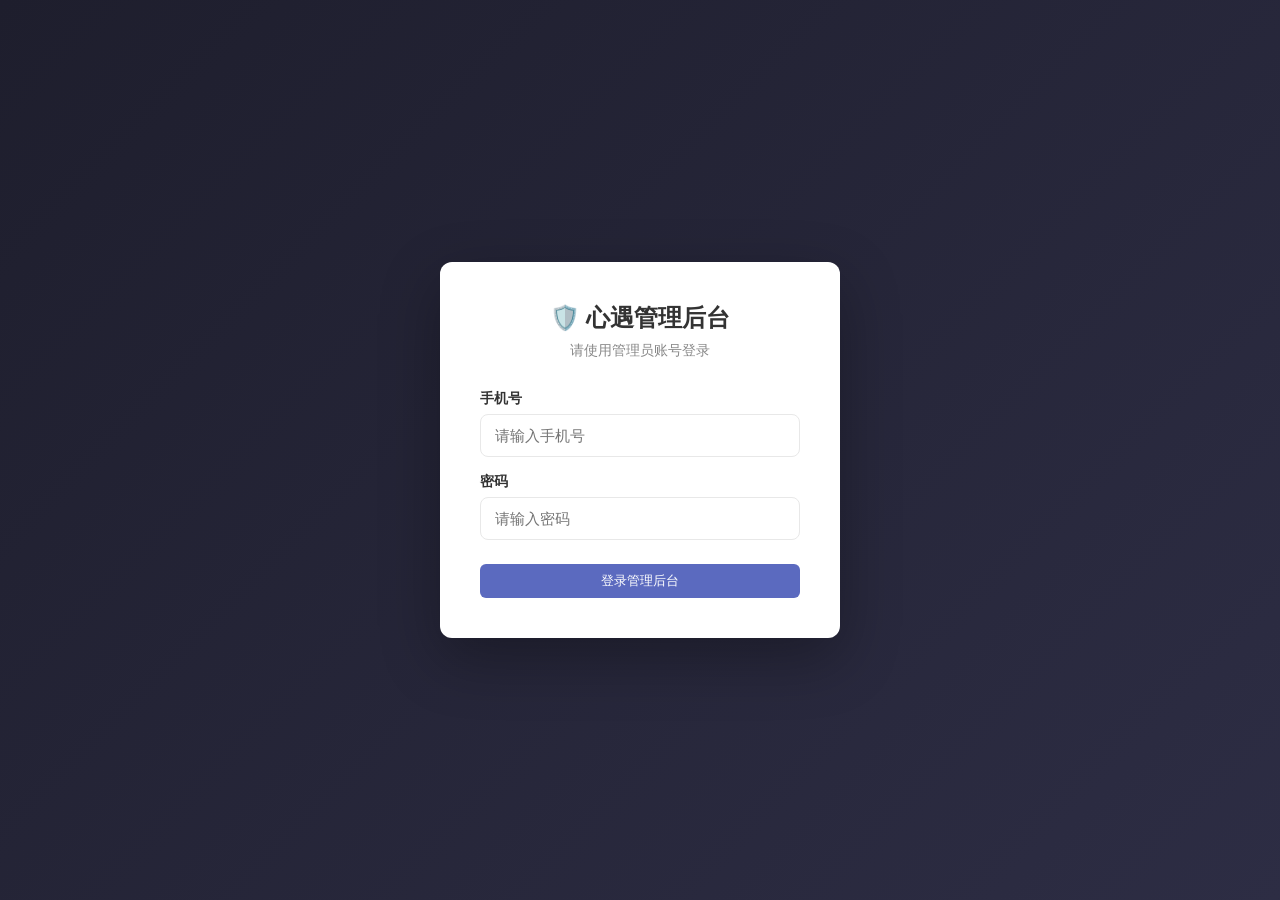
<file: frontend/admin.html>
<!DOCTYPE html>
<html lang="zh-CN">

<head>
  <meta charset="UTF-8" />
  <meta name="viewport" content="width=device-width, initial-scale=1.0" />
  <title>心遇 - 管理后台</title>
  <link rel="stylesheet" href="admin.css?v=20260630" />
</head>

<body>
  <div id="adminApp">

    <!-- ====== 登录页 ====== -->
    <div id="loginPage" class="admin-login-page">
      <div class="login-card">
        <h2>🛡️ 心遇管理后台</h2>
        <p class="login-sub">请使用管理员账号登录</p>
        <form id="loginForm" class="login-form">
          <div class="form-group">
            <label>手机号</label>
            <input type="text" id="loginPhone" placeholder="请输入手机号" maxlength="11" />
          </div>
          <div class="form-group">
            <label>密码</label>
            <input type="password" id="loginPwd" placeholder="请输入密码" />
          </div>
          <p id="loginError" class="error-msg" style="display:none"></p>
          <button type="submit" class="btn btn-filled login-btn">登录管理后台</button>
        </form>
      </div>
    </div>

    <!-- ====== 主面板（登录后可见） ====== -->
    <div id="mainPanel" style="display:none">
      <!-- 侧边栏 -->
      <aside class="admin-sidebar" id="sidebar">
        <div class="sidebar-brand">🛡️ 管理后台</div>
        <ul class="sidebar-menu" id="sidebarMenu">
          <li><a href="#" data-page="dashboard">📊 仪表盘</a></li>
          <li><a href="#" data-page="users">👥 用户管理</a></li>
          <li><a href="#" data-page="vip">💎 会员管理</a></li>
          <li><a href="#" data-page="logs">📝 行为日志</a></li>
          <li><a href="#" data-page="actions">💝 交互记录</a></li>
          <li><a href="#" data-page="chats">💬 聊天监控</a></li>
          <li><a href="#" data-page="adminLogs">🔒 操作日志</a></li>
        </ul>
        <div class="sidebar-footer">
          <span id="adminInfo"></span>
          <button class="btn btn-sm btn-outline" onclick="alogout()">退出</button>
        </div>
      </aside>

      <!-- 内容区 -->
      <main class="admin-main" id="contentArea"></main>
    </div>

    <!-- ====== 通用弹窗 ====== -->
    <div id="modalOverlay" class="modal-overlay" style="display:none">
      <div class="modal-box" id="modalBox"></div>
    </div>

    <!-- Toast -->
    <div class="admin-toast-container" id="adminToast"></div>

  </div>

  <script type="module" src="admin.js?v=20260706"></script>
</body>

</html>
</file>
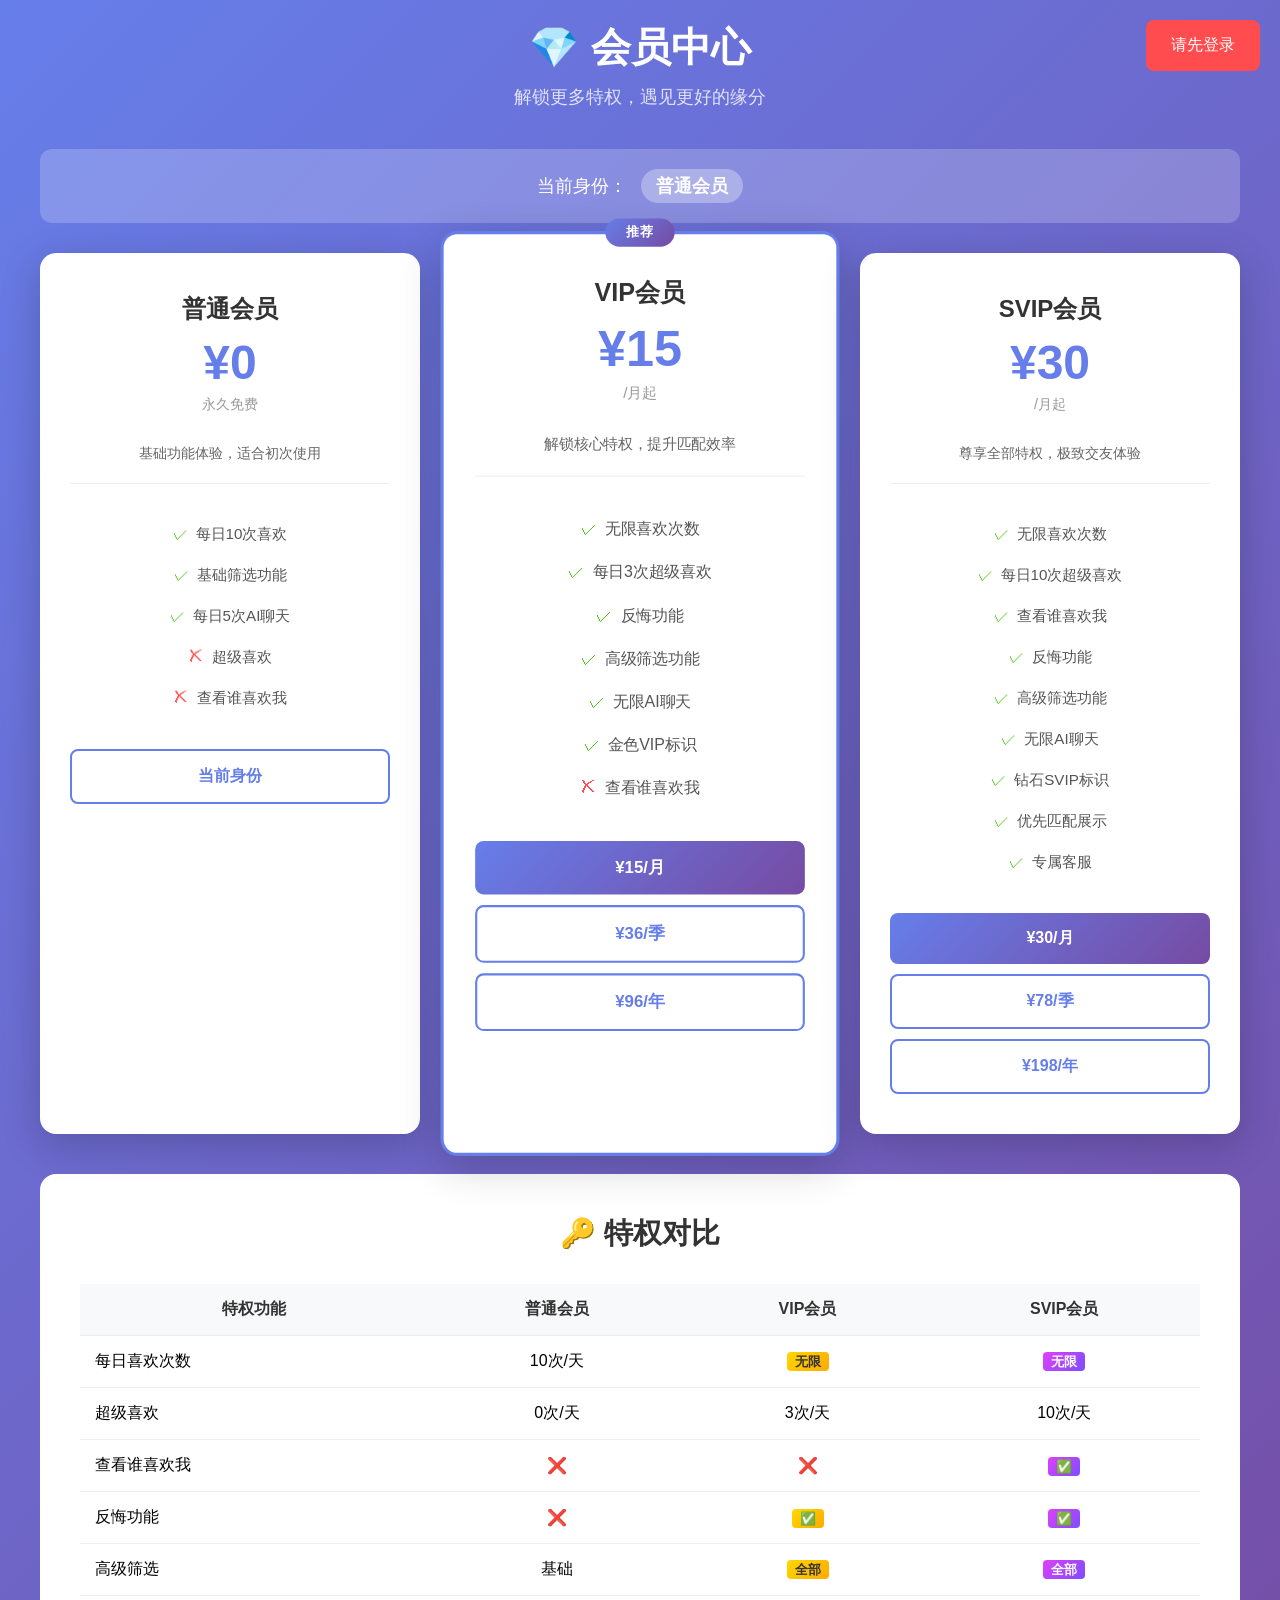
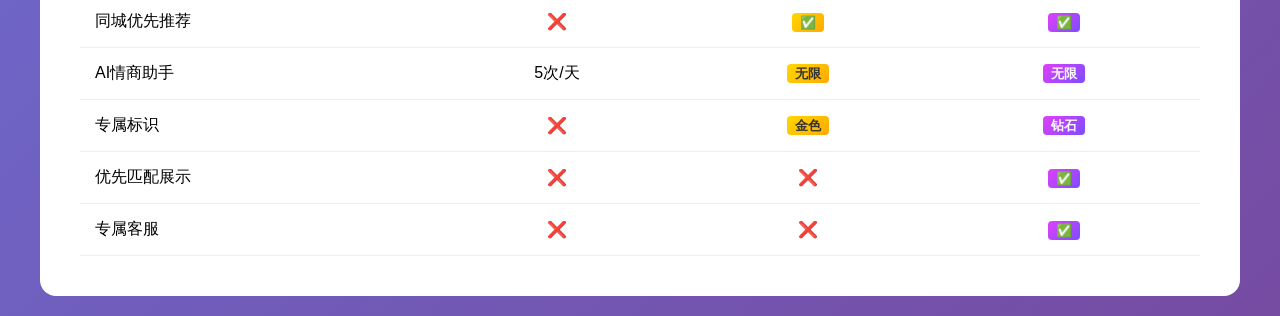
<file: frontend/pricing.html>
<!DOCTYPE html>
<html lang="zh-CN">
<head>
    <meta charset="UTF-8">
    <meta name="viewport" content="width=device-width, initial-scale=1.0">
    <title>会员中心 - 心遇</title>
    <style>
        * { margin: 0; padding: 0; box-sizing: border-box; }
        body { font-family: -apple-system, BlinkMacSystemFont, 'Segoe UI', Roboto, 'Helvetica Neue', Arial, sans-serif; background: linear-gradient(135deg, #667eea 0%, #764ba2 100%); min-height: 100vh; padding: 20px; }
        
        .container { max-width: 1200px; margin: 0 auto; }
        
        header { text-align: center; margin-bottom: 40px; }
        header h1 { color: #fff; font-size: 2.5rem; margin-bottom: 10px; }
        header p { color: rgba(255,255,255,0.8); font-size: 1.1rem; }
        
        .pricing-grid { display: grid; grid-template-columns: repeat(auto-fit, minmax(320px, 1fr)); gap: 30px; margin-bottom: 40px; }
        
        .card { background: #fff; border-radius: 16px; padding: 40px 30px; text-align: center; box-shadow: 0 10px 40px rgba(0,0,0,0.2); transition: transform 0.3s, box-shadow 0.3s; position: relative; }
        .card:hover { transform: translateY(-10px); box-shadow: 0 20px 50px rgba(0,0,0,0.3); }
        
        .card.featured { border: 3px solid #667eea; transform: scale(1.05); }
        .card.featured .badge { position: absolute; top: -15px; left: 50%; transform: translateX(-50%); background: linear-gradient(135deg, #667eea, #764ba2); color: #fff; padding: 5px 20px; border-radius: 20px; font-size: 0.8rem; font-weight: bold; }
        
        .card h2 { font-size: 1.5rem; margin-bottom: 10px; color: #333; }
        .card .price { font-size: 3rem; font-weight: bold; color: #667eea; margin-bottom: 5px; }
        .card .period { color: #999; font-size: 0.9rem; margin-bottom: 30px; }
        .card .description { color: #666; font-size: 0.9rem; margin-bottom: 30px; padding-bottom: 20px; border-bottom: 1px solid #eee; }
        
        .card ul { list-style: none; margin-bottom: 30px; }
        .card li { padding: 10px 0; color: #555; font-size: 0.95rem; }
        .card li .check { color: #52c41a; margin-right: 8px; }
        .card li .cross { color: #ff4d4f; margin-right: 8px; }
        
        .btn { width: 100%; padding: 15px; border: none; border-radius: 8px; font-size: 1rem; font-weight: bold; cursor: pointer; transition: all 0.3s; }
        .btn-primary { background: linear-gradient(135deg, #667eea, #764ba2); color: #fff; }
        .btn-primary:hover { opacity: 0.9; }
        .btn-outline { border: 2px solid #667eea; color: #667eea; background: #fff; }
        .btn-outline:hover { background: #667eea; color: #fff; }
        
        .privileges-section { background: #fff; border-radius: 16px; padding: 40px; margin-top: 40px; }
        .privileges-section h2 { text-align: center; color: #333; margin-bottom: 30px; font-size: 1.8rem; }
        
        .privileges-table { width: 100%; border-collapse: collapse; }
        .privileges-table th, .privileges-table td { padding: 15px; text-align: center; border-bottom: 1px solid #eee; }
        .privileges-table th { background: #f8f9fa; font-weight: 600; color: #333; }
        .privileges-table td:first-child { text-align: left; font-weight: 500; }
        
        .badge-vip { background: linear-gradient(135deg, #ffd700, #ffaa00); color: #333; padding: 2px 8px; border-radius: 4px; font-size: 0.8rem; font-weight: bold; }
        .badge-svip { background: linear-gradient(135deg, #e040fb, #7c4dff); color: #fff; padding: 2px 8px; border-radius: 4px; font-size: 0.8rem; font-weight: bold; }
        
        .current-vip { text-align: center; margin-bottom: 30px; padding: 20px; background: rgba(255,255,255,0.2); border-radius: 12px; }
        .current-vip span { color: #fff; font-size: 1.1rem; }
        .current-vip .vip-badge { display: inline-block; margin-left: 10px; padding: 5px 15px; border-radius: 20px; font-weight: bold; }
        .vip-badge-free { background: rgba(255,255,255,0.3); color: #fff; }
        .vip-badge-vip { background: linear-gradient(135deg, #ffd700, #ffaa00); color: #333; }
        .vip-badge-svip { background: linear-gradient(135deg, #e040fb, #7c4dff); color: #fff; }
        
        .toast { position: fixed; top: 20px; right: 20px; padding: 15px 25px; border-radius: 8px; color: #fff; font-weight: 500; z-index: 1000; animation: slideIn 0.3s ease; }
        .toast.success { background: #52c41a; }
        .toast.error { background: #ff4d4f; }
        
        @keyframes slideIn {
            from { transform: translateX(100%); opacity: 0; }
            to { transform: translateX(0); opacity: 1; }
        }
        
        @media (max-width: 768px) {
            header h1 { font-size: 1.8rem; }
            .card.featured { transform: none; }
            .privileges-table { font-size: 0.8rem; }
            .privileges-table th, .privileges-table td { padding: 10px 5px; }
        }
    </style>
</head>
<body>
    <div class="container">
        <header>
            <h1>💎 会员中心</h1>
            <p>解锁更多特权，遇见更好的缘分</p>
        </header>
        
        <div class="current-vip" id="vipStatus">
            <span>当前身份：</span>
            <span class="vip-badge vip-badge-free" id="vipBadge">普通会员</span>
            <span id="vipExpire"></span>
        </div>
        
        <div class="pricing-grid">
            <div class="card">
                <h2>普通会员</h2>
                <div class="price">¥0</div>
                <div class="period">永久免费</div>
                <div class="description">基础功能体验，适合初次使用</div>
                <ul>
                    <li><span class="check">✓</span>每日10次喜欢</li>
                    <li><span class="check">✓</span>基础筛选功能</li>
                    <li><span class="check">✓</span>每日5次AI聊天</li>
                    <li><span class="cross">✗</span>超级喜欢</li>
                    <li><span class="cross">✗</span>查看谁喜欢我</li>
                </ul>
                <button class="btn btn-outline" disabled>当前身份</button>
            </div>
            
            <div class="card featured">
                <div class="badge">推荐</div>
                <h2>VIP会员</h2>
                <div class="price">¥15</div>
                <div class="period">/月起</div>
                <div class="description">解锁核心特权，提升匹配效率</div>
                <ul>
                    <li><span class="check">✓</span>无限喜欢次数</li>
                    <li><span class="check">✓</span>每日3次超级喜欢</li>
                    <li><span class="check">✓</span>反悔功能</li>
                    <li><span class="check">✓</span>高级筛选功能</li>
                    <li><span class="check">✓</span>无限AI聊天</li>
                    <li><span class="check">✓</span>金色VIP标识</li>
                    <li><span class="cross">✗</span>查看谁喜欢我</li>
                </ul>
                <div style="display: flex; flex-direction: column; gap: 10px;">
                    <button class="btn btn-primary" onclick="buyVip('vip_month')">¥15/月</button>
                    <button class="btn btn-outline" onclick="buyVip('vip_quarter')">¥36/季</button>
                    <button class="btn btn-outline" onclick="buyVip('vip_year')">¥96/年</button>
                </div>
            </div>
            
            <div class="card">
                <h2>SVIP会员</h2>
                <div class="price">¥30</div>
                <div class="period">/月起</div>
                <div class="description">尊享全部特权，极致交友体验</div>
                <ul>
                    <li><span class="check">✓</span>无限喜欢次数</li>
                    <li><span class="check">✓</span>每日10次超级喜欢</li>
                    <li><span class="check">✓</span>查看谁喜欢我</li>
                    <li><span class="check">✓</span>反悔功能</li>
                    <li><span class="check">✓</span>高级筛选功能</li>
                    <li><span class="check">✓</span>无限AI聊天</li>
                    <li><span class="check">✓</span>钻石SVIP标识</li>
                    <li><span class="check">✓</span>优先匹配展示</li>
                    <li><span class="check">✓</span>专属客服</li>
                </ul>
                <div style="display: flex; flex-direction: column; gap: 10px;">
                    <button class="btn btn-primary" onclick="buyVip('svip_month')">¥30/月</button>
                    <button class="btn btn-outline" onclick="buyVip('svip_quarter')">¥78/季</button>
                    <button class="btn btn-outline" onclick="buyVip('svip_year')">¥198/年</button>
                </div>
            </div>
        </div>
        
        <div class="privileges-section">
            <h2>🔑 特权对比</h2>
            <table class="privileges-table">
                <thead>
                    <tr>
                        <th>特权功能</th>
                        <th>普通会员</th>
                        <th>VIP会员</th>
                        <th>SVIP会员</th>
                    </tr>
                </thead>
                <tbody>
                    <tr><td>每日喜欢次数</td><td>10次/天</td><td><span class="badge-vip">无限</span></td><td><span class="badge-svip">无限</span></td></tr>
                    <tr><td>超级喜欢</td><td>0次/天</td><td>3次/天</td><td>10次/天</td></tr>
                    <tr><td>查看谁喜欢我</td><td>❌</td><td>❌</td><td><span class="badge-svip">✅</span></td></tr>
                    <tr><td>反悔功能</td><td>❌</td><td><span class="badge-vip">✅</span></td><td><span class="badge-svip">✅</span></td></tr>
                    <tr><td>高级筛选</td><td>基础</td><td><span class="badge-vip">全部</span></td><td><span class="badge-svip">全部</span></td></tr>
                    <tr><td>同城优先推荐</td><td>❌</td><td><span class="badge-vip">✅</span></td><td><span class="badge-svip">✅</span></td></tr>
                    <tr><td>AI情商助手</td><td>5次/天</td><td><span class="badge-vip">无限</span></td><td><span class="badge-svip">无限</span></td></tr>
                    <tr><td>专属标识</td><td>❌</td><td><span class="badge-vip">金色</span></td><td><span class="badge-svip">钻石</span></td></tr>
                    <tr><td>优先匹配展示</td><td>❌</td><td>❌</td><td><span class="badge-svip">✅</span></td></tr>
                    <tr><td>专属客服</td><td>❌</td><td>❌</td><td><span class="badge-svip">✅</span></td></tr>
                </tbody>
            </table>
        </div>
    </div>
    
    <script>
        async function loadVipInfo() {
            try {
                const token = localStorage.getItem('heartmeet_token');
                if (!token) {
                    showToast('请先登录', 'error');
                    setTimeout(() => window.location.href = 'index.html', 2000);
                    return;
                }
                
                const response = await fetch('/api/vip/info', {
                    headers: { 'Authorization': `Bearer ${token}` }
                });
                
                if (!response.ok) throw new Error('获取会员信息失败');
                
                const data = await response.json();
                updateVipDisplay(data);
            } catch (error) {
                console.error('加载会员信息失败:', error);
            }
        }
        
        function updateVipDisplay(data) {
            const badge = document.getElementById('vipBadge');
            const expire = document.getElementById('vipExpire');
            
            badge.className = `vip-badge vip-badge-${data.vip_level}`;
            
            if (data.vip_level === 'free') {
                badge.textContent = '普通会员';
                expire.textContent = '';
            } else if (data.vip_level === 'vip') {
                badge.textContent = 'VIP会员';
                if (data.vip_expire_at) {
                    const date = new Date(data.vip_expire_at);
                    expire.textContent = ` 到期时间：${date.getFullYear()}-${(date.getMonth()+1).toString().padStart(2,'0')}-${date.getDate().toString().padStart(2,'0')}`;
                }
            } else {
                badge.textContent = 'SVIP会员';
                if (data.vip_expire_at) {
                    const date = new Date(data.vip_expire_at);
                    expire.textContent = ` 到期时间：${date.getFullYear()}-${(date.getMonth()+1).toString().padStart(2,'0')}-${date.getDate().toString().padStart(2,'0')}`;
                }
            }
        }
        
        async function buyVip(packageCode) {
            try {
                const token = localStorage.getItem('heartmeet_token');
                if (!token) {
                    showToast('请先登录', 'error');
                    return;
                }
                
                const response = await fetch(`/api/vip/buy?package_code=${packageCode}`, {
                    method: 'POST',
                    headers: { 'Authorization': `Bearer ${token}` }
                });
                
                const data = await response.json();
                
                if (response.ok && data.success) {
                    showToast(`购买成功！已开通${data.vip_level.toUpperCase()}会员`, 'success');
                    await loadVipInfo();
                } else {
                    showToast(data.detail || '购买失败', 'error');
                }
            } catch (error) {
                showToast('购买失败，请重试', 'error');
                console.error('购买会员失败:', error);
            }
        }
        
        function showToast(message, type = 'success') {
            const toast = document.createElement('div');
            toast.className = `toast ${type}`;
            toast.textContent = message;
            document.body.appendChild(toast);
            
            setTimeout(() => {
                toast.remove();
            }, 3000);
        }
        
        document.addEventListener('DOMContentLoaded', loadVipInfo);
    </script>
</body>
</html>
</file>
<file: frontend/admin.css>
/* ====== 管理后台样式 ====== */
* {
  margin: 0;
  padding: 0;
  box-sizing: border-box;
}

:root {
  --bg: #f5f7fa;
  --card-bg: #fff;
  --text: #333;
  --text-secondary: #888;
  --border: #e8e8e8;
  --primary: #5b6abf;
  --primary-hover: #4a5aaf;
  --danger: #e74c3c;
  --danger-hover: #c0392b;
  --success: #27ae60;
  --warning: #f39c12;
  --sidebar-bg: #1e1e2d;
  --sidebar-text: #a2a3b7;
  --sidebar-active: #5b6abf;
  --radius: 8px;
}

body {
  font-family: -apple-system, "Microsoft YaHei", sans-serif;
  background: var(--bg);
  color: var(--text);
}

/* ====== 登录页 ====== */
.admin-login-page {
  min-height: 100vh;
  display: flex;
  align-items: center;
  justify-content: center;
  background: linear-gradient(135deg, #1e1e2d 0%, #2d2d44 100%);
}

.login-card {
  background: #fff;
  border-radius: 12px;
  padding: 40px;
  width: 100%;
  max-width: 400px;
  box-shadow: 0 20px 60px rgba(0, 0, 0, 0.3);
}

.login-card h2 {
  text-align: center;
  margin-bottom: 8px;
  font-size: 24px;
}

.login-sub {
  text-align: center;
  color: var(--text-secondary);
  margin-bottom: 30px;
  font-size: 14px;
}

.login-form .form-group {
  margin-bottom: 16px;
}

.login-form label {
  display: block;
  margin-bottom: 6px;
  font-weight: 600;
  font-size: 14px;
}

.login-form input {
  width: 100%;
  padding: 12px 14px;
  border: 1px solid var(--border);
  border-radius: var(--radius);
  font-size: 15px;
  outline: none;
  transition: border-color 0.2s;
}

.login-form input:focus {
  border-color: var(--primary);
}

.login-btn {
  width: 100%;
  padding: 13px;
  font-size: 16px;
  margin-top: 8px;
}

.error-msg {
  color: var(--danger);
  font-size: 13px;
  margin-top: 8px;
}

/* ====== 布局 ====== */
.admin-sidebar {
  position: fixed;
  left: 0;
  top: 0;
  bottom: 0;
  width: 220px;
  background: var(--sidebar-bg);
  color: #fff;
  padding: 20px 0;
  overflow-y: auto;
  z-index: 100;
}

.sidebar-brand {
  padding: 0 20px 20px;
  font-size: 18px;
  font-weight: 700;
  border-bottom: 1px solid rgba(255, 255, 255, 0.1);
  margin-bottom: 12px;
}

.sidebar-menu {
  list-style: none;
}

.sidebar-menu li a {
  display: block;
  padding: 12px 20px;
  color: var(--sidebar-text);
  text-decoration: none;
  font-size: 14px;
  transition: all 0.2s;
}

.sidebar-menu li a:hover {
  color: #fff;
  background: rgba(255, 255, 255, 0.05);
}

.sidebar-menu li a.active {
  color: #fff;
  background: var(--sidebar-active);
  border-right: 3px solid var(--primary);
}

.sidebar-footer {
  position: absolute;
  bottom: 0;
  left: 0;
  right: 0;
  padding: 16px 20px;
  border-top: 1px solid rgba(255, 255, 255, 0.1);
  font-size: 13px;
  display: flex;
  align-items: center;
  justify-content: space-between;
}

.sidebar-footer span {
  color: var(--sidebar-text);
}

.admin-main {
  margin-left: 220px;
  padding: 30px;
  min-height: 100vh;
}

/* ====== 卡片 ====== */
.card {
  background: var(--card-bg);
  border-radius: var(--radius);
  padding: 24px;
  box-shadow: 0 2px 8px rgba(0, 0, 0, 0.06);
  margin-bottom: 20px;
}

.card h3 {
  font-size: 16px;
  margin-bottom: 16px;
}

/* ====== 统计卡片行 ====== */
.stats-row {
  display: grid;
  grid-template-columns: repeat(auto-fit, minmax(180px, 1fr));
  gap: 16px;
  margin-bottom: 24px;
}

.stat-card {
  background: var(--card-bg);
  border-radius: var(--radius);
  padding: 20px;
  box-shadow: 0 2px 8px rgba(0, 0, 0, 0.06);
  text-align: center;
}

.stat-card .stat-num {
  font-size: 36px;
  font-weight: 700;
  color: var(--primary);
}

.stat-card .stat-label {
  font-size: 13px;
  color: var(--text-secondary);
  margin-top: 4px;
}

/* ====== 表格 ====== */
.table-wrap {
  overflow-x: auto;
}

table {
  width: 100%;
  border-collapse: collapse;
  font-size: 13px;
}

th,
td {
  padding: 10px 12px;
  text-align: left;
  border-bottom: 1px solid var(--border);
}

th {
  background: #fafafa;
  font-weight: 600;
  white-space: nowrap;
}

tr:hover {
  background: #f9f9fb;
}

/* ====== 按钮 ====== */
.btn {
  display: inline-block;
  padding: 8px 16px;
  border-radius: 6px;
  border: none;
  cursor: pointer;
  font-size: 13px;
  transition: all 0.2s;
  text-decoration: none;
}

.btn-filled {
  background: var(--primary);
  color: #fff;
}

.btn-filled:hover {
  background: var(--primary-hover);
}

.btn-outline {
  background: transparent;
  border: 1px solid var(--border);
  color: var(--text);
}

.btn-outline:hover {
  border-color: var(--primary);
  color: var(--primary);
}

.btn-danger {
  background: var(--danger);
  color: #fff;
}

.btn-danger:hover {
  background: var(--danger-hover);
}

.btn-sm {
  padding: 5px 10px;
  font-size: 12px;
}

.btn-xs {
  padding: 3px 8px;
  font-size: 11px;
}

.btn-success {
  background: var(--success);
  color: #fff;
}

.btn-success:hover {
  background: #219a52;
}

.ml-1 {
  margin-left: 6px;
}

/* ====== 工具栏 ====== */
.toolbar {
  display: flex;
  flex-wrap: wrap;
  gap: 10px;
  align-items: center;
  margin-bottom: 16px;
}

.toolbar input,
.toolbar select {
  padding: 8px 12px;
  border: 1px solid var(--border);
  border-radius: 6px;
  font-size: 13px;
  outline: none;
}

.toolbar input:focus,
.toolbar select:focus {
  border-color: var(--primary);
}

.toolbar label {
  font-size: 13px;
  color: var(--text-secondary);
}

/* ====== 分页 ====== */
.pagination {
  display: flex;
  align-items: center;
  gap: 8px;
  margin-top: 16px;
  font-size: 13px;
}

.pagination button {
  padding: 6px 12px;
  border: 1px solid var(--border);
  background: #fff;
  border-radius: 6px;
  cursor: pointer;
}

.pagination button:hover {
  background: #f0f0f0;
}

.pagination button:disabled {
  opacity: 0.4;
  cursor: default;
}

/* ====== 状态标签 ====== */
.badge {
  display: inline-block;
  padding: 2px 8px;
  border-radius: 12px;
  font-size: 11px;
  font-weight: 600;
}

.badge-active {
  background: #e8f5e9;
  color: var(--success);
}

.badge-banned {
  background: #ffebee;
  color: var(--danger);
}

.badge-admin {
  background: #e3f2fd;
  color: #1976d2;
}

.badge-success {
  background: #e8f5e9;
  color: #27ae60;
}

.badge-vip {
  background: linear-gradient(135deg, #ff6b6b, #ffa502);
  color: #fff;
}

.badge-svip {
  background: linear-gradient(135deg, #a855f7, #ec4899);
  color: #fff;
}

/* ====== 弹窗 ====== */
.modal-overlay {
  position: fixed;
  inset: 0;
  background: rgba(0, 0, 0, 0.5);
  z-index: 1000;
  display: flex;
  align-items: center;
  justify-content: center;
}

.modal-box {
  background: #fff;
  border-radius: 12px;
  padding: 30px;
  max-width: 600px;
  width: 90%;
  max-height: 85vh;
  overflow-y: auto;
}

.modal-box h3 {
  margin-bottom: 16px;
}

.modal-box .form-group {
  margin-bottom: 14px;
}

.modal-box .form-group label {
  display: block;
  margin-bottom: 5px;
  font-size: 13px;
  font-weight: 600;
}

.modal-box .form-group input,
.modal-box .form-group textarea,
.modal-box .form-group select {
  width: 100%;
  padding: 10px 12px;
  border: 1px solid var(--border);
  border-radius: 6px;
  font-size: 14px;
  outline: none;
}

.modal-box .form-group textarea {
  resize: vertical;
  min-height: 80px;
}

.modal-box .form-group input:focus,
.modal-box .form-group textarea:focus {
  border-color: var(--primary);
}

.modal-actions {
  display: flex;
  justify-content: flex-end;
  gap: 10px;
  margin-top: 20px;
}

/* ====== Toast ====== */
.admin-toast-container {
  position: fixed;
  top: 20px;
  right: 20px;
  z-index: 2000;
}

.admin-toast {
  padding: 12px 20px;
  border-radius: 8px;
  color: #fff;
  font-size: 14px;
  margin-bottom: 8px;
  animation: fadeIn 0.3s;
  box-shadow: 0 4px 12px rgba(0, 0, 0, 0.2);
}

.toast-success {
  background: var(--success);
}

.toast-error {
  background: var(--danger);
}

@keyframes fadeIn {
  from {
    opacity: 0;
    transform: translateY(-10px);
  }

  to {
    opacity: 1;
    transform: translateY(0);
  }
}

/* ====== 响应式 ====== */
@media (max-width: 768px) {
  .admin-sidebar {
    width: 60px;
  }

  .admin-sidebar .sidebar-brand {
    font-size: 16px;
    padding: 0 10px 20px;
    text-align: center;
  }

  .sidebar-menu li a {
    padding: 12px 10px;
    text-align: center;
    font-size: 16px;
  }

  .sidebar-menu li a {
    font-size: 0;
  }

  .sidebar-menu li a::before {
    content: attr(data-icon);
    font-size: 18px;
  }

  .sidebar-footer span {
    display: none;
  }

  .admin-main {
    margin-left: 60px;
    padding: 16px;
  }

  .stats-row {
    grid-template-columns: repeat(2, 1fr);
  }
}
</file>
